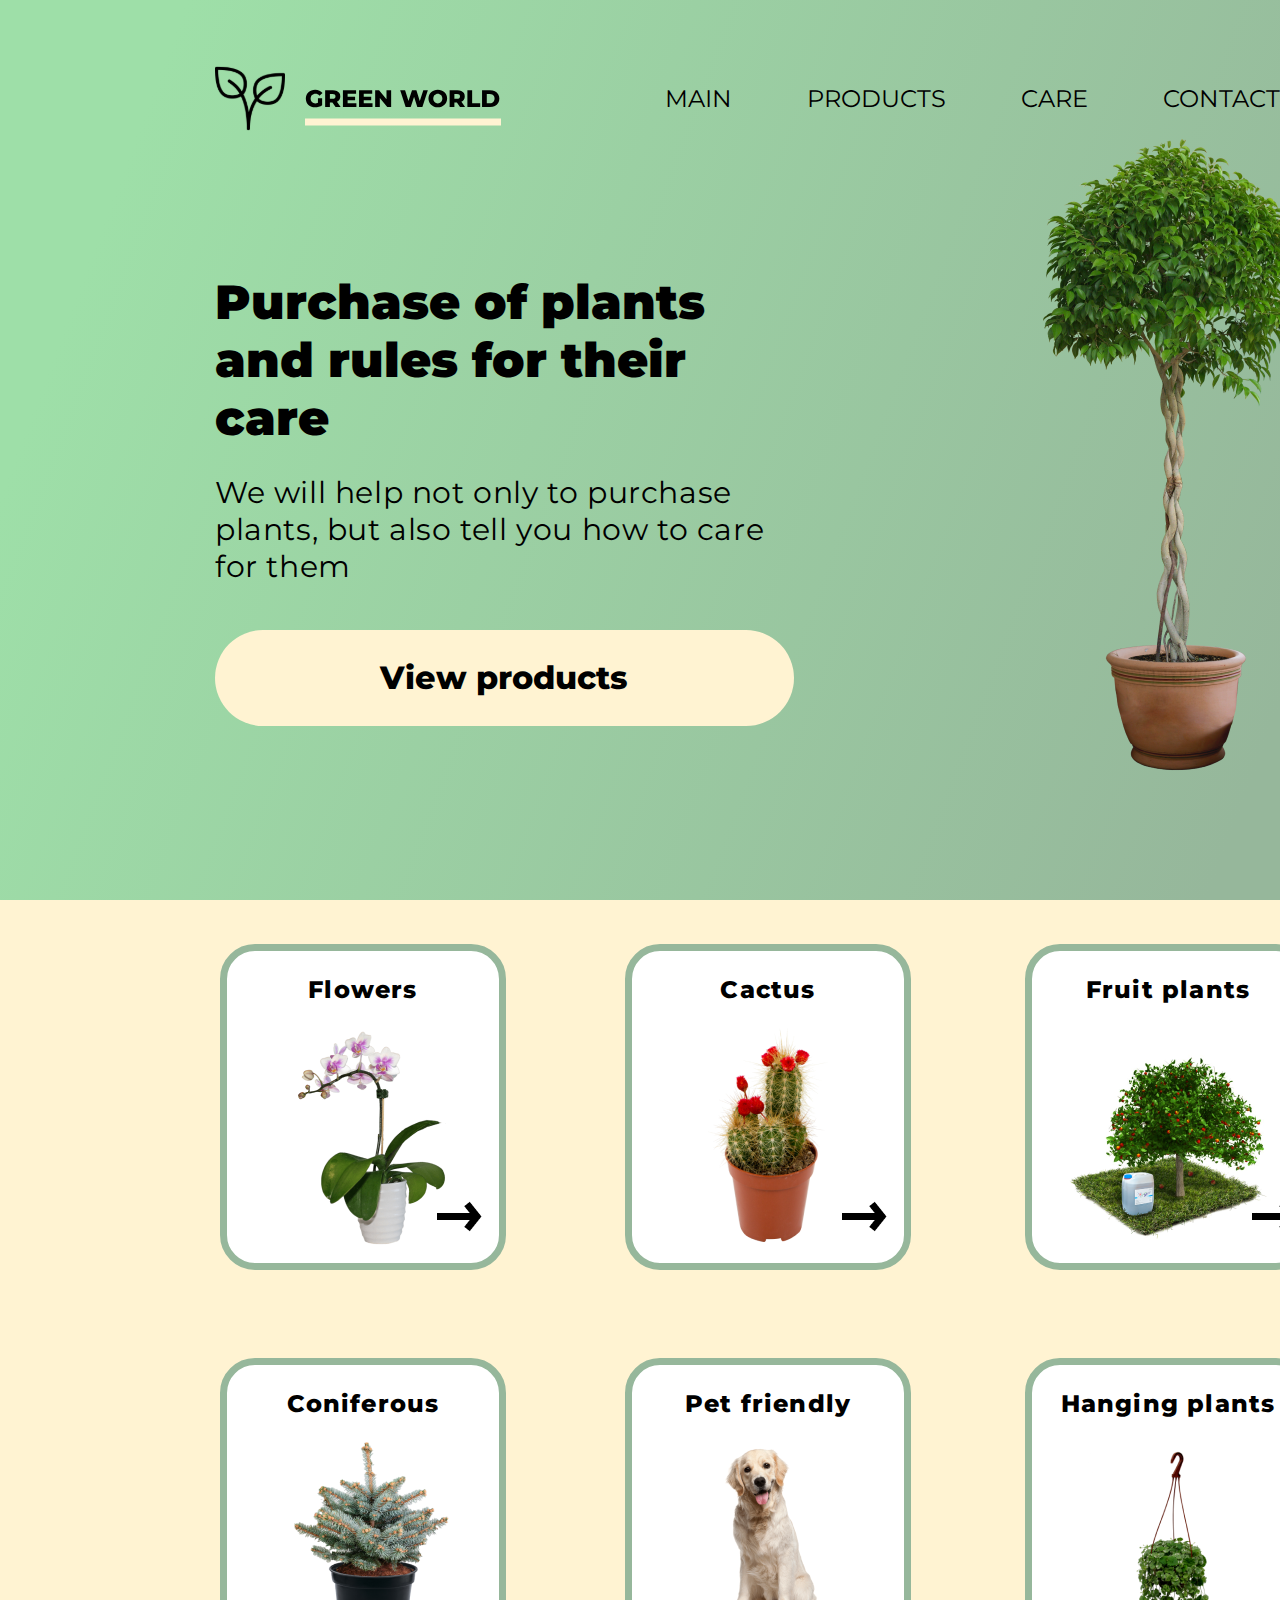
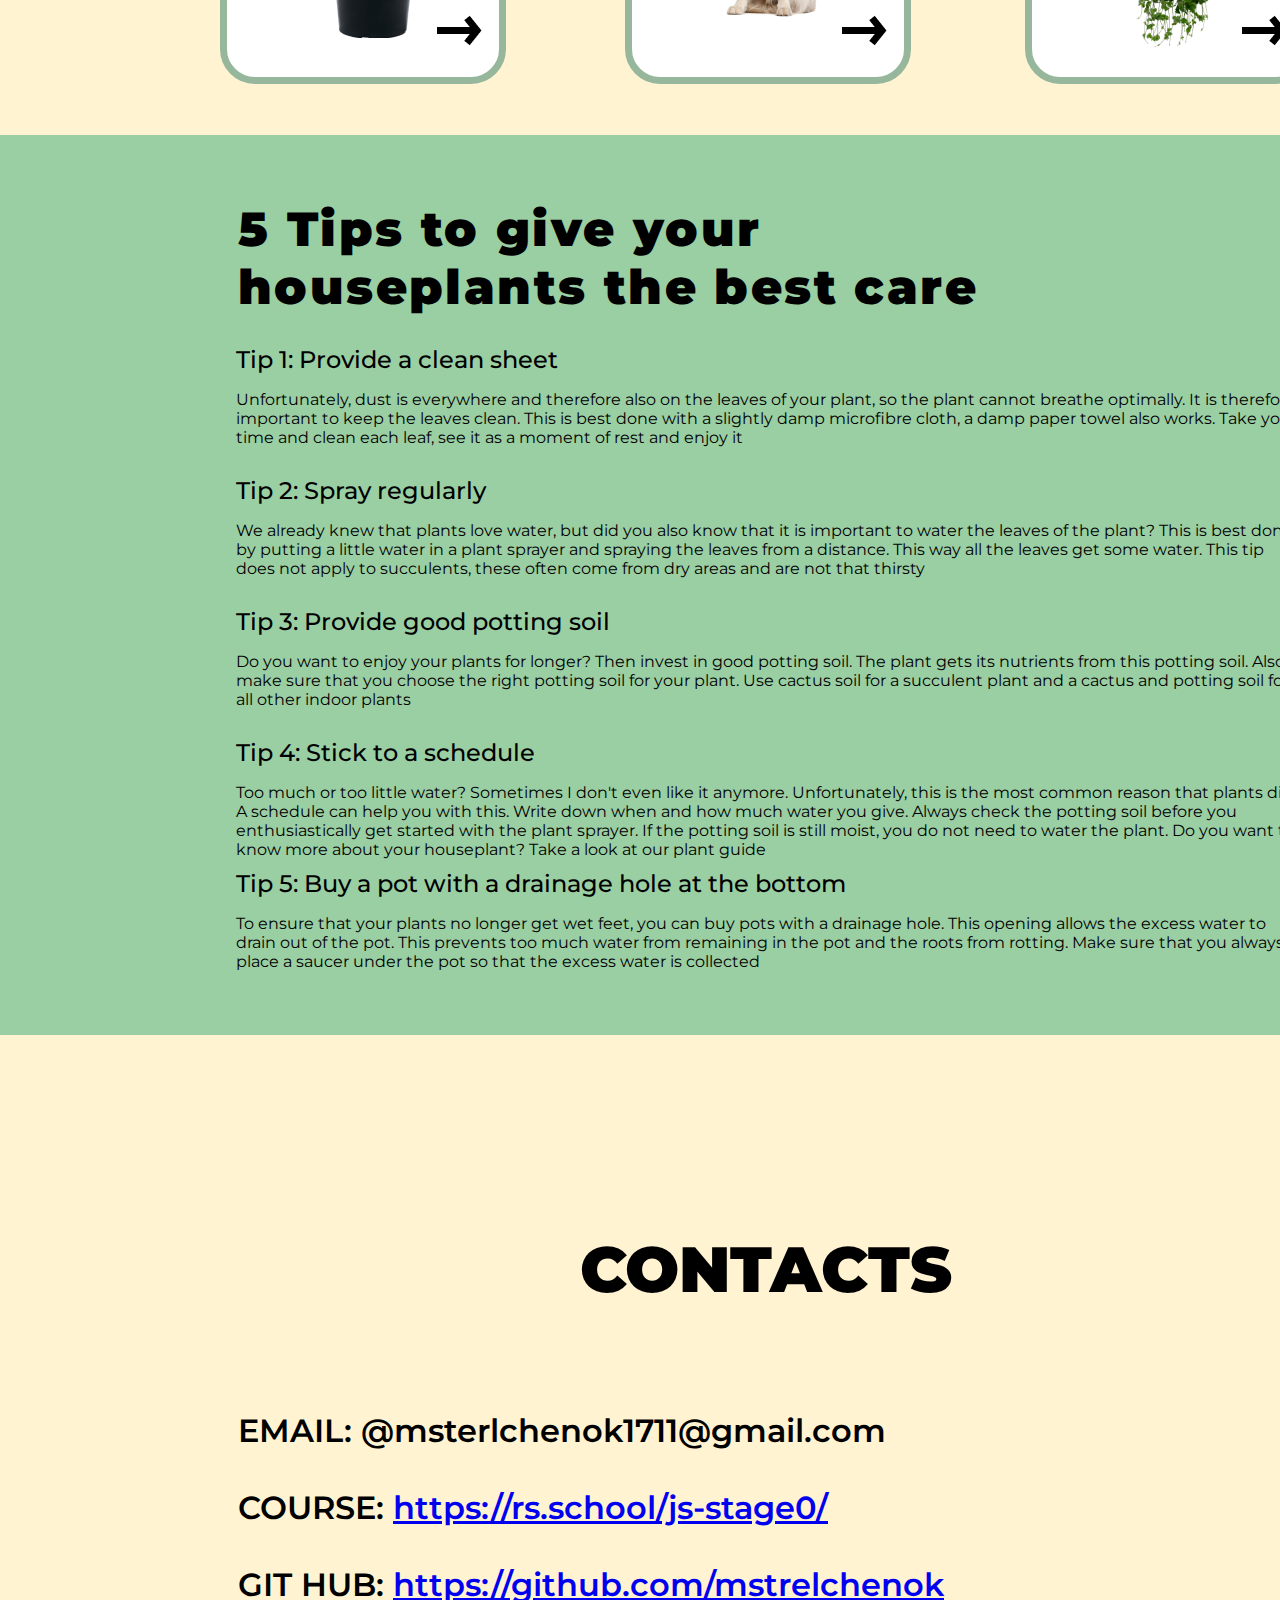
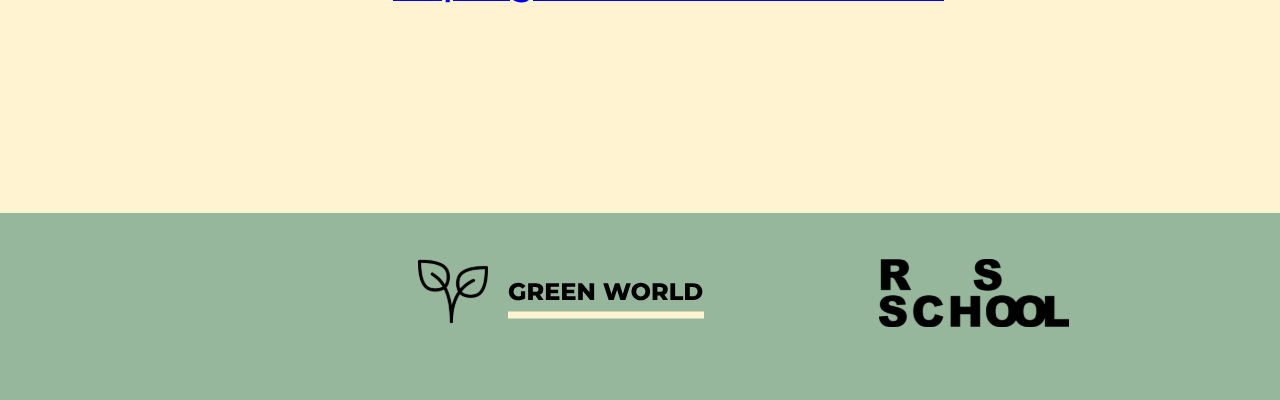
<file: plants/index.html>
<!DOCTYPE html>
<html lang="en">
<head>
    <meta charset="UTF-8">
    <link href="https://fonts.googleapis.com/css2?family=Montserrat:wght@400;500;600;700;800;900&display=swap" rel="stylesheet">
    <meta http-equiv="X-UA-Compatible" content="IE=edge">
    <meta name="viewport" content="width=device-width, initial-scale=1.0">
    <title>plants</title>
    <link rel="stylesheet" href="style.css">
    <script language="JavaScript">
        console.log("60 points");
    </script>
</head>
<body>
    <header id="header" class="header">
        <div class="container">
            <div class="nav">
                <img src="img/logo.svg" alt="Green World" class="logo">
                <ul class="menu">
                    <li>
                        <a href="#">
                            Main
                        </a>
                    </li>
                    <li>
                        <a href="#">
                            Products
                        </a>
                    </li>
                    <li>
                        <a href="#">
                            Care
                        </a>
                    </li>
                    <li>
                        <a href="#">
                            Contacts
                        </a>
                    </li>
                </ul>
            </div>
            <div class="offer">
                <h1>
                    Purchase of plants and rules for their care
                </h1>
                <h2>
                    We will help not only to purchase plants, but also tell you how to care for them
                </h2>
                <a href="#" class="button">View products</a>
            </div>
            <div class="mainplants">
                <img src="img/растение на главной странице 1.png" alt="First plant" class="firstplant">
            </div>
        </div>
    </header>
    <main>
        <section id="about" class="about">
            <div class="container">
                <div class="flowers">
                    <p class="products">Flowers</p>
                    <img src="img/орхидея 1.png" alt="orchid" class="orchid">
                    <a href="#" class="arrow1">
                        <img src="img/arrow.png" alt="arrow">
                    </a>
                </div>
                <div class="cactus">
                    <p class="products">Cactus</p>
                    <img src="img/кактус 1.png" alt="cactus" class="cactusphoto">
                    <a href="#" class="arrow2">
                        <img src="img/arrow.png" alt="arrow">
                    </a>
                </div>
                <div class="fruitplants">
                    <p class="products">Fruit plants</p>
                    <img src="img/фруктовое растение 1.png" alt="apple tree" class="appletree">
                    <a href="#" class="arrow3">
                        <img src="img/arrow.png" alt="arrow">
                    </a>
                </div>
                <div class="coniferous">
                    <p class="products">Coniferous</p>
                    <img src="img/хвойник 1.png" alt="spruce" class="spruce">
                    <a href="#" class="arrow4">
                        <img src="img/arrow.png" alt="arrow">
                    </a>
                </div>
                <div class="pet">
                    <p class="products">Pet friendly</p>
                    <img src="img/pngimg 1.png" alt="dog" class="dog">
                    <a href="#" class="arrow5">
                        <img src="img/arrow.png" alt="arrow">
                    </a>
                </div>
                <div class="hanging">
                    <p class="products">Hanging plants</p>
                    <img src="img/висячие растения 1.png" alt="hangingplant" class="hangingplant">
                    <a href="#" class="arrow6">
                        <img src="img/arrow.png" alt="arrow">
                    </a>
                </div>
            </div>
        </section>
        <section id="care" class="care">
            <div class="container">
                <h3>
                5 Tips to give your houseplants the best care
                </h3>
                <div class="tip1">
                    <h4>Tip 1: Provide a clean sheet</h4>
                    <p>
                    Unfortunately, dust is everywhere and therefore also on the leaves of your plant, so the plant cannot breathe optimally. It is therefore important to keep the leaves clean. This is best done with a slightly damp microfibre cloth, a damp paper towel also works. Take your time and clean each leaf, see it as a moment of rest and enjoy it
                    </p>
                </div>
                <div class="tip2">
                    <h4>Tip 2: Spray regularly</h4>
                    <p>
                    We already knew that plants love water, but did you also know that it is important to water the leaves of the plant? This is best done by putting a little water in a plant sprayer and spraying the leaves from a distance. This way all the leaves get some water. This tip does not apply to succulents, these often come from dry areas and are not that thirsty
                    </p>
                </div>
                <div class="tip3">
                    <h4>Tip 3: Provide good potting soil</h4>
                    <p>
                    Do you want to enjoy your plants for longer? Then invest in good potting soil. The plant gets its nutrients from this potting soil. Also make sure that you choose the right potting soil for your plant. Use cactus soil for a succulent plant and a cactus and potting soil for all other indoor plants
                    </p>
                </div>
                <div class="tip4">
                    <h4>Tip 4: Stick to a schedule</h4>
                    <p>
                    Too much or too little water? Sometimes I don't even like it anymore. Unfortunately, this is the most common reason that plants die. A schedule can help you with this. Write down when and how much water you give. Always check the potting soil before you enthusiastically get started with the plant sprayer. If the potting soil is still moist, you do not need to water the plant. Do you want to know more about your houseplant? Take a look at our plant guide
                    </p>
                </div>
                <div class="tip5">
                    <h4>Tip 5: Buy a pot with a drainage hole at the bottom</h4>
                    <p>
                    To ensure that your plants no longer get wet feet, you can buy pots with a drainage hole. This opening allows the excess water to drain out of the pot. This prevents too much water from remaining in the pot and the roots from rotting. Make sure that you always place a saucer under the pot so that the excess water is collected
                    </p>
                </div>
            </div>
        </section>
    </main>
    <footer id="footer" class="footer">
        <div class="container">
            <h5>CONTACTS</h5>
            <div class="contacts">
                <p class="email">EMAIL: @msterlchenok1711@gmail.com</p>
                <p class="course">
                    COURSE: <a href="https://rs.school/js-stage0/" class="linkcourse">https://rs.school/js-stage0/</a>
                </p>
                <p class="git">
                    GIT HUB: <a href="https://github.com/mstrelchenok">https://github.com/mstrelchenok</a>
                </p>
            </div>
            <div class="logos">
                <img src="img/logo.svg" alt="logo green world" class="gw">
                <img src="img/logo-rsschool 1.svg" alt="logo rsschool" class="rss">
            </div>
        </div>
    </footer>
</body>
</html>
</file>
<file: plants/style.css>
body {
    padding: 0;
    margin: 0;
    font-family: 'Montserrat', sans-serif;
    color: black;
    font-size: 16px;
}

h1, h2, h3, h4, h5, h6 {
    padding: 0;
    margin: 0;
}

ul, li {
    display: block;
    padding: 0;
    margin: 0;
}

.container{
    width: 1170px;
    margin: 0 auto;
}

.header{
    position: absolute;
    width: 1600px;
    height: 900px;
    left: 0px;
    top: 0px;
    color: #000;
    background: linear-gradient(290.64deg, #96B79B 20.23%, #9EDFA8 90.39%);

}

header a {
    color: #000;
}

.logo {
    margin-right: 164px;
}

.menu {
    display: flex;
}

.menu li a {
    text-transform: uppercase;
    text-decoration: none;
    font-size: 24px;
    font-weight: 400;
}

.menu li {
    margin-right: 75px;
}

.nav {
    display: flex;
    align-items: center;
    margin-top: 66px;
}

h1 {
    font-weight: 900;
    font-size: 48px;
    margin-top: 142px;
}

.firstplant {
    margin-bottom: 66px;
    margin-left: 800px;
}

.offer {
    position: absolute;
    width: 579px;
    height: 445px;
}

h2 {
    font-weight: 400;
    font-size: 30px;
    letter-spacing: 0.02em;
    line-height: 37px;
    margin-top: 27px;
}

.button {
    text-decoration: none;
    display: block;
    font-weight: 800;
    font-size: 32px;
    text-align: center;
    margin-top: 45px;
    background: #FFF3D2;
    border-radius: 170px;
    padding: 28px 23px 29px 22px;
}

.about {
    width: 1600px;
    height: 900px;
    background: #FFF3D2;
    margin-top: 835px;
}

.flowers {
    box-sizing: content-box;
    position: absolute;
    width: 272px;
    height: 312px;
    left: 220px;
    top: 944px;
    background: #FFFFFF;
    border: 7px solid #96B79B;
    border-radius: 35px;
    text-align: center;
}

.products {
    color: #000;
    font-weight: 800;
    font-size: 24px;
    letter-spacing: 0.05em;
    left: 283px;
    top: 79px;
}

.orchid {
    position: absolute;
    width: 149px;
    height: 214px;
    left: 70px;
    top: 80px;

}

.arrow1 {
    position: absolute;
    width: 40px;
    height: 25px;
    left: 210px;
    top: 250px;
}

.cactus {
    box-sizing: content-box;
    position: absolute;
    width: 272px;
    height: 312px;
    left: 625px;
    top: 944px;
    background: #FFFFFF;
    border: 7px solid #96B79B;
    border-radius: 35px;
    text-align: center;
}

.arrow2 {
    position: absolute;
    width: 40px;
    height: 25px;
    left: 210px;
    top: 250px;
}

.fruitplants {
    box-sizing: content-box;
    position: absolute;
    width: 272px;
    height: 312px;
    left: 1025px;
    top: 944px;
    background: #FFFFFF;
    border: 7px solid #96B79B;
    border-radius: 35px;
    text-align: center;
}

.arrow3 {
    position: absolute;
    width: 40px;
    height: 25px;
    left: 220px;
    top: 250px;
}

.coniferous{
    box-sizing: content-box;
    position: absolute;
    width: 272px;
    height: 312px;
    left: 220px;
    top: 1358px;
    background: #FFFFFF;
    border: 7px solid #96B79B;
    border-radius: 35px;
    text-align: center;
}

.arrow4 {
    position: absolute;
    width: 40px;
    height: 25px;
    left: 210px;
    top: 250px;
}

.pet{
    box-sizing: content-box;
    position: absolute;
    width: 272px;
    height: 312px;
    left: 625px;
    top: 1358px;
    background: #FFFFFF;
    border: 7px solid #96B79B;
    border-radius: 35px;
    text-align: center;
}

.arrow5{
    position: absolute;
    width: 40px;
    height: 25px;
    left: 210px;
    top: 250px;
}

.hanging{
    box-sizing: content-box;
    position: absolute;
    width: 272px;
    height: 312px;
    left: 1025px;
    top: 1358px;
    background: #FFFFFF;
    border: 7px solid #96B79B;
    border-radius: 35px;
    text-align: center;
}

.arrow6{
    position: absolute;
    width: 40px;
    height: 25px;
    left: 210px;
    top: 250px;
}

.care {
    width: 1600px;
    height: 900px;
    background: #9ACEA3;
}

h3 {
    position: absolute;
    width: 768px;
    height: 118px;
    left: 238px;
    top: 1800px;
    font-weight: 900;
    font-size: 48px;
    letter-spacing: 0.05em;
}

.tip1 {
    position: absolute;
    width: 1062px;
    height: 104px;
    left: 236px;
    top: 1945px;
}

h4 {
    font-weight: 500;
    font-size: 24px;
}

p{
    font-weight: 400;
    font-size: 16px;
}

.tip2 {
    position: absolute;
    width: 1062px;
    height: 104px;
    left: 236px;
    top: 2076px;
}

.tip3 {
    position: absolute;
    width: 1062px;
    height: 104px;
    left: 236px;
    top: 2207px;
}

.tip4 {
    position: absolute;
    width: 1062px;
    height: 104px;
    left: 236px;
    top: 2338px;
}

.tip5 {
    position: absolute;
    width: 1062px;
    height: 104px;
    left: 236px;
    top: 2469px;
}

.footer {
    width: 1600px;
    height: 900px;
    background: #FFF3D2;
}

h5 {
    position: absolute;
    width: 375px;
    height: 78px;
    left: 580px;
    top: 2830px;
    font-weight: 900;
    font-size: 64px;
}

footer p {
    font-weight: 600;
    font-size: 32px;
}

.email {
    position: absolute;
    left: 238px;
    top: 2979px;
}

.course {
    position: absolute;
    left: 238px;
    top: 3056px;
}

.git {
    position: absolute;;
    left: 238px;
    top: 3133px;
}

.logos {
    position: absolute;
    width: 1535px;
    height: 187px;
    left: 0;
    top: 3413px;
    background: #96B79B;
}

.gw {
    position: absolute;
    width: 286px;
    height: 65px;
    left: 418px;
    top: 46px;
}

.rss {
    position: absolute;
    width: 190px;
    height: 68px;
    left: 879px;
    top: 46px; 
}
</file>
